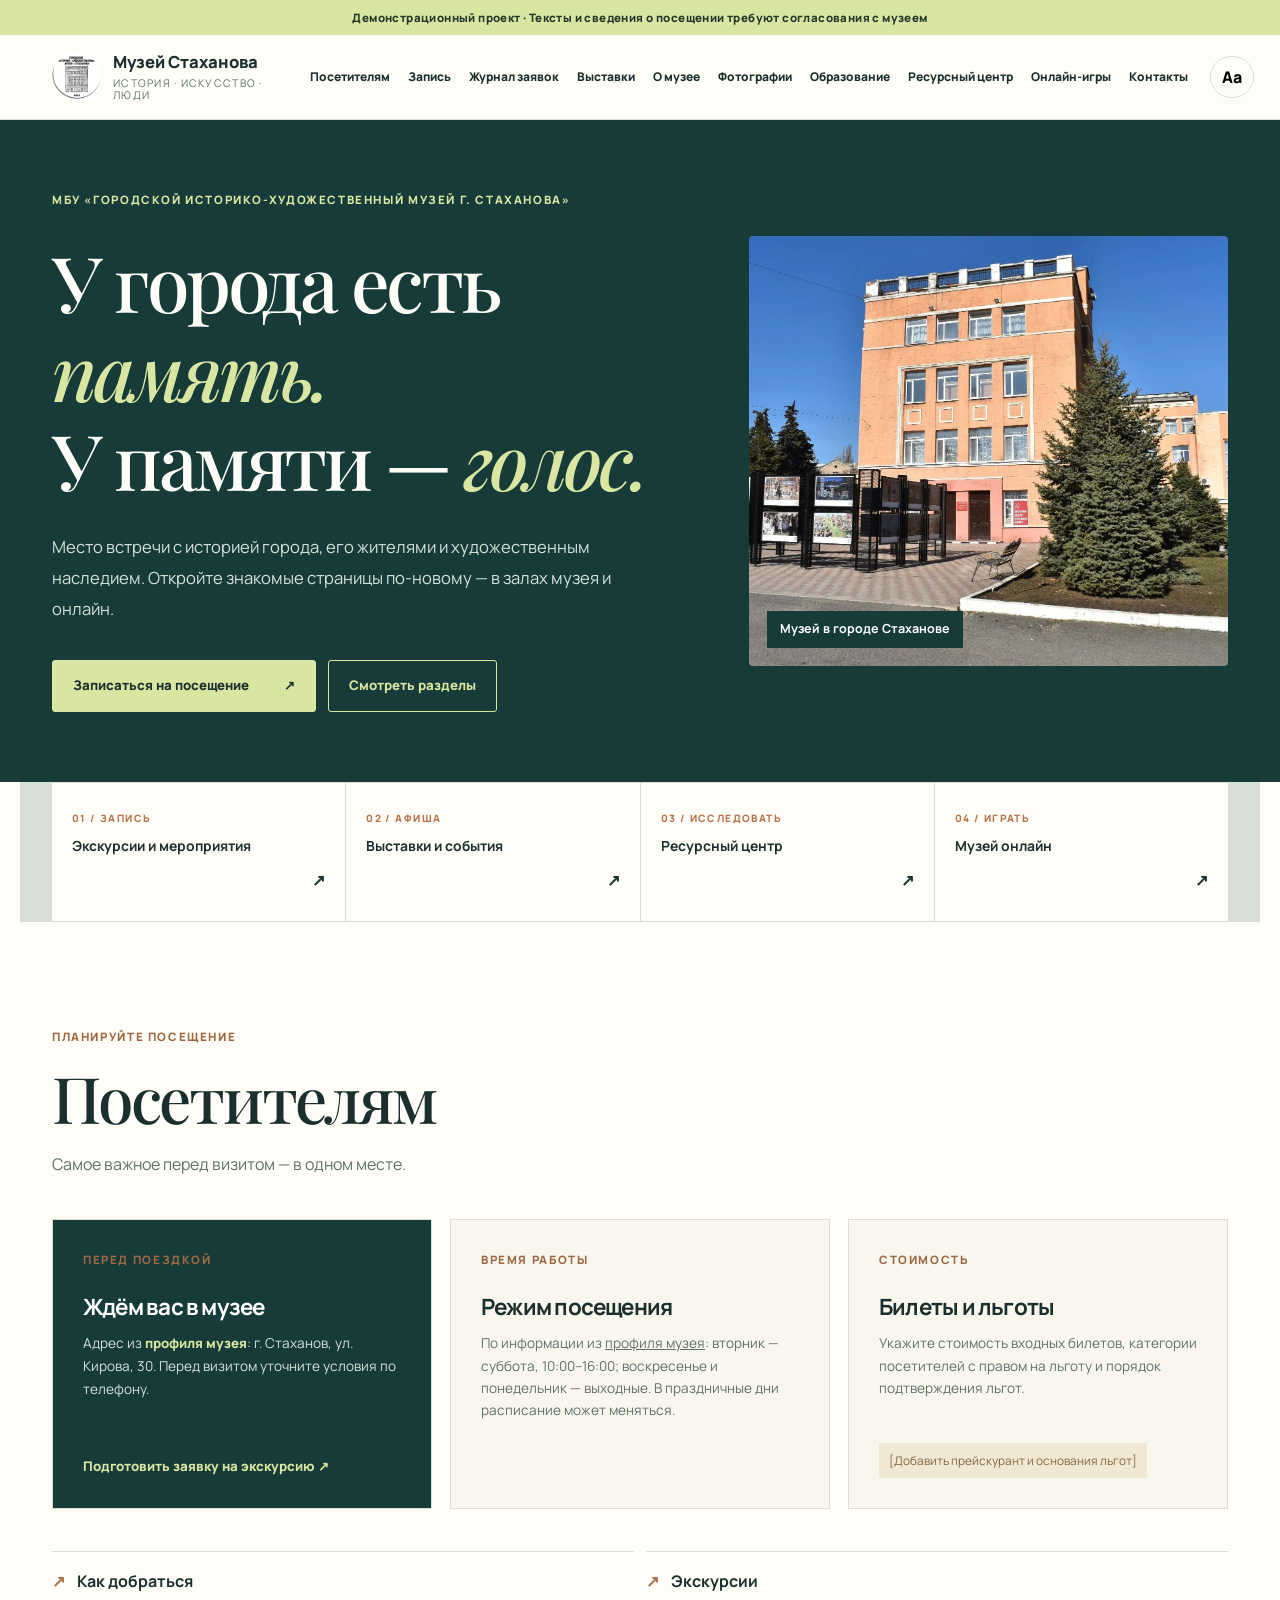
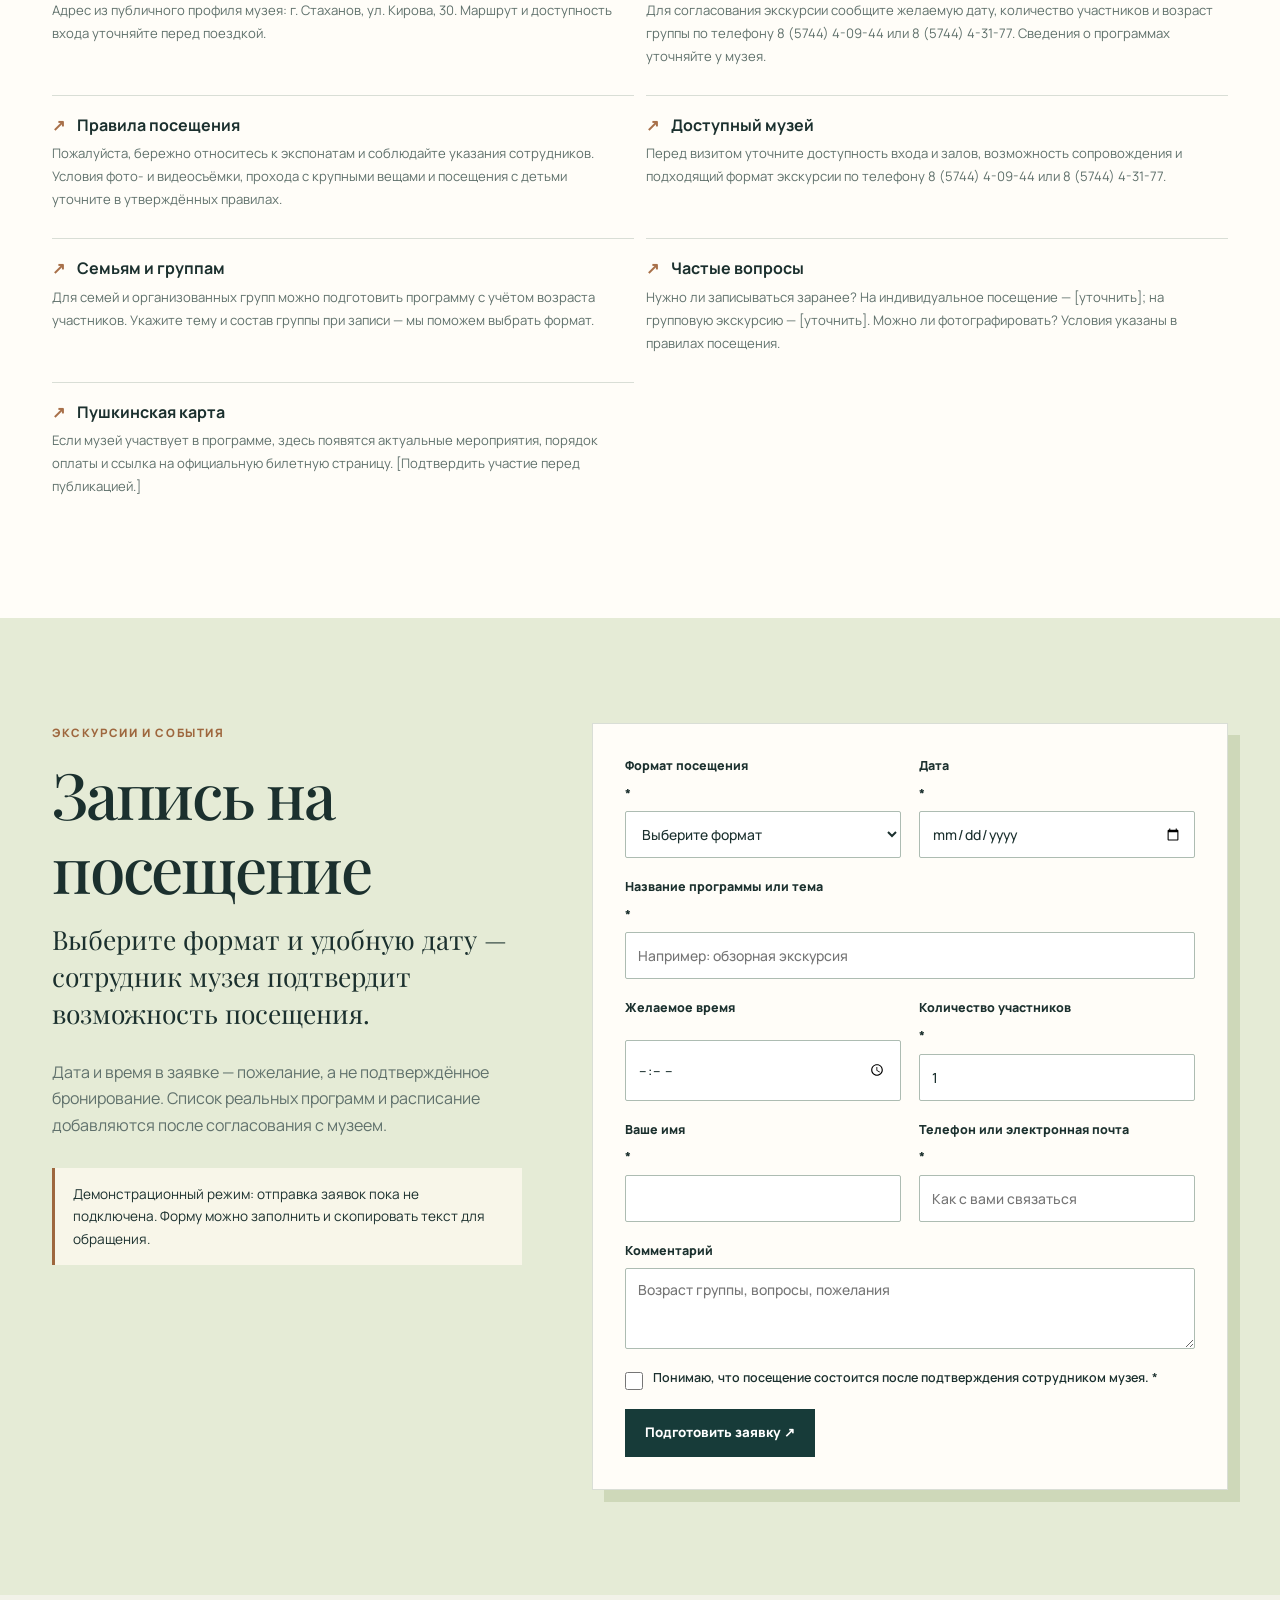
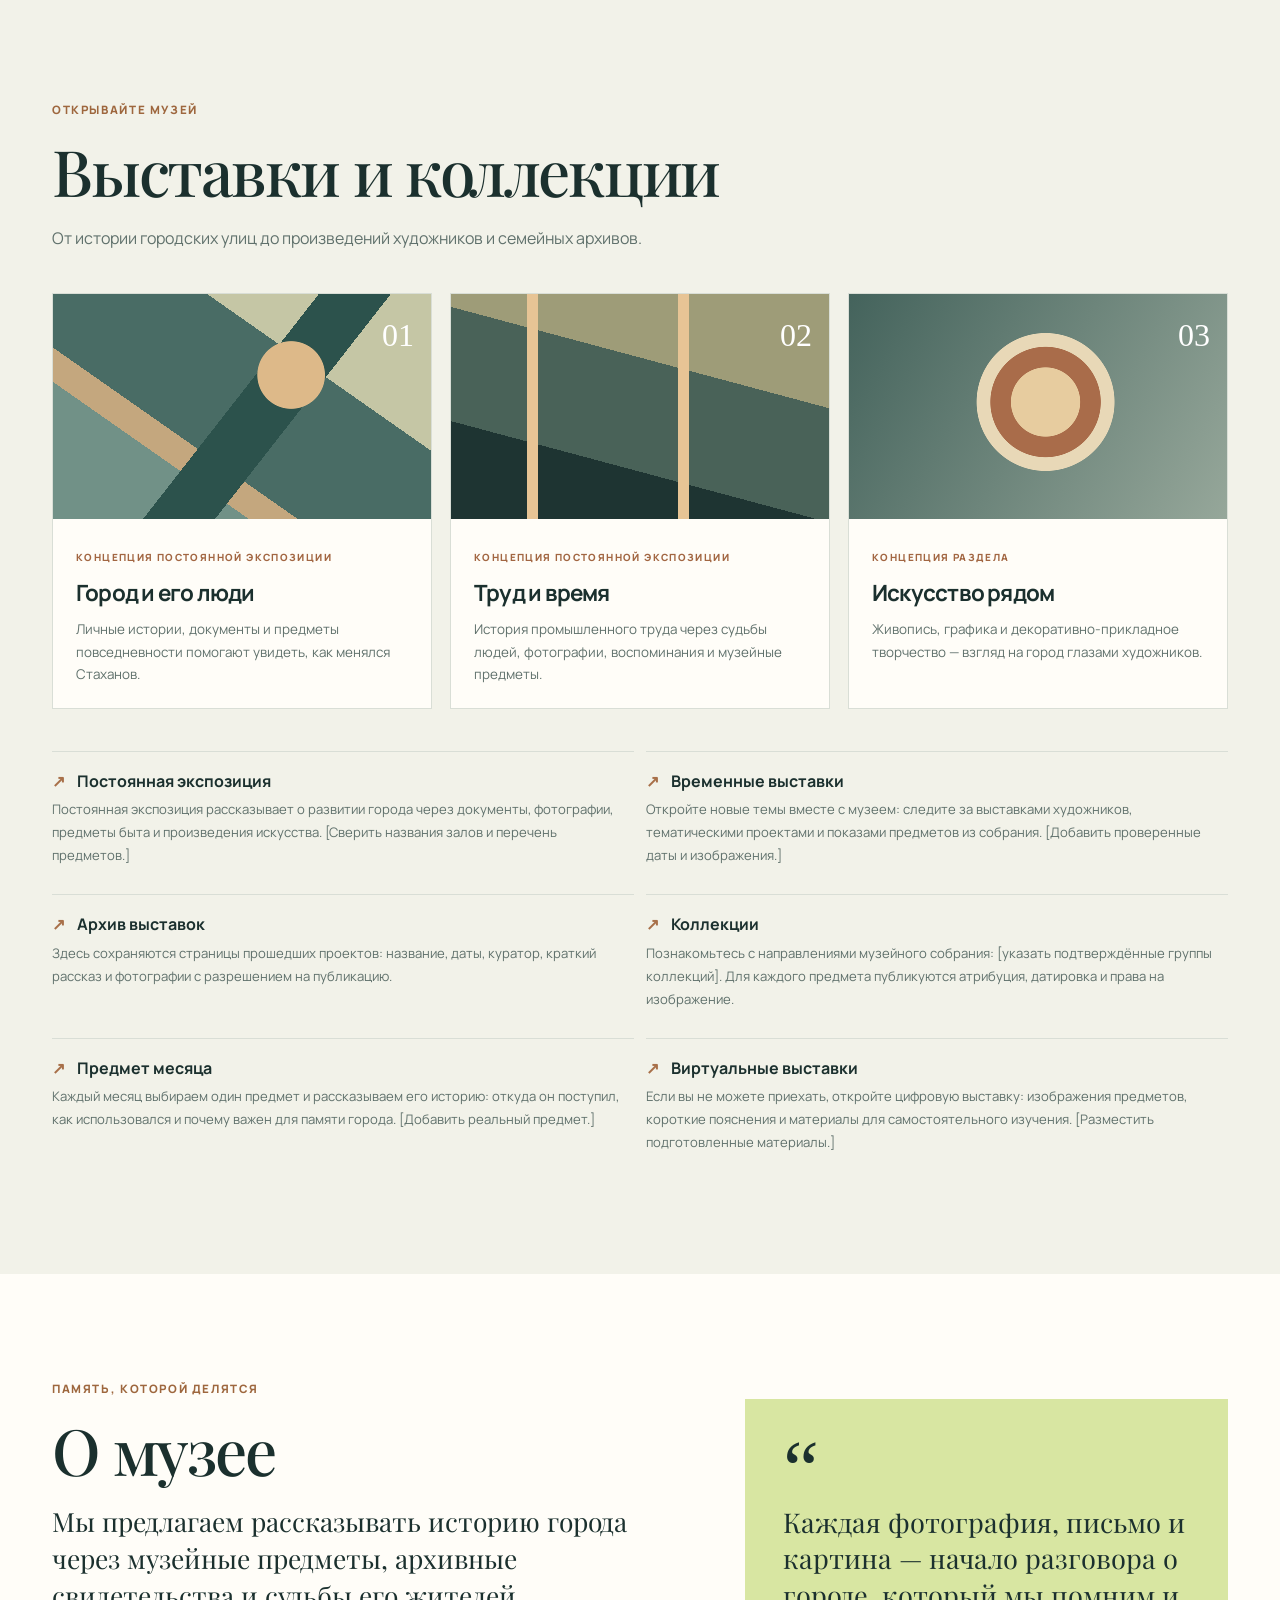
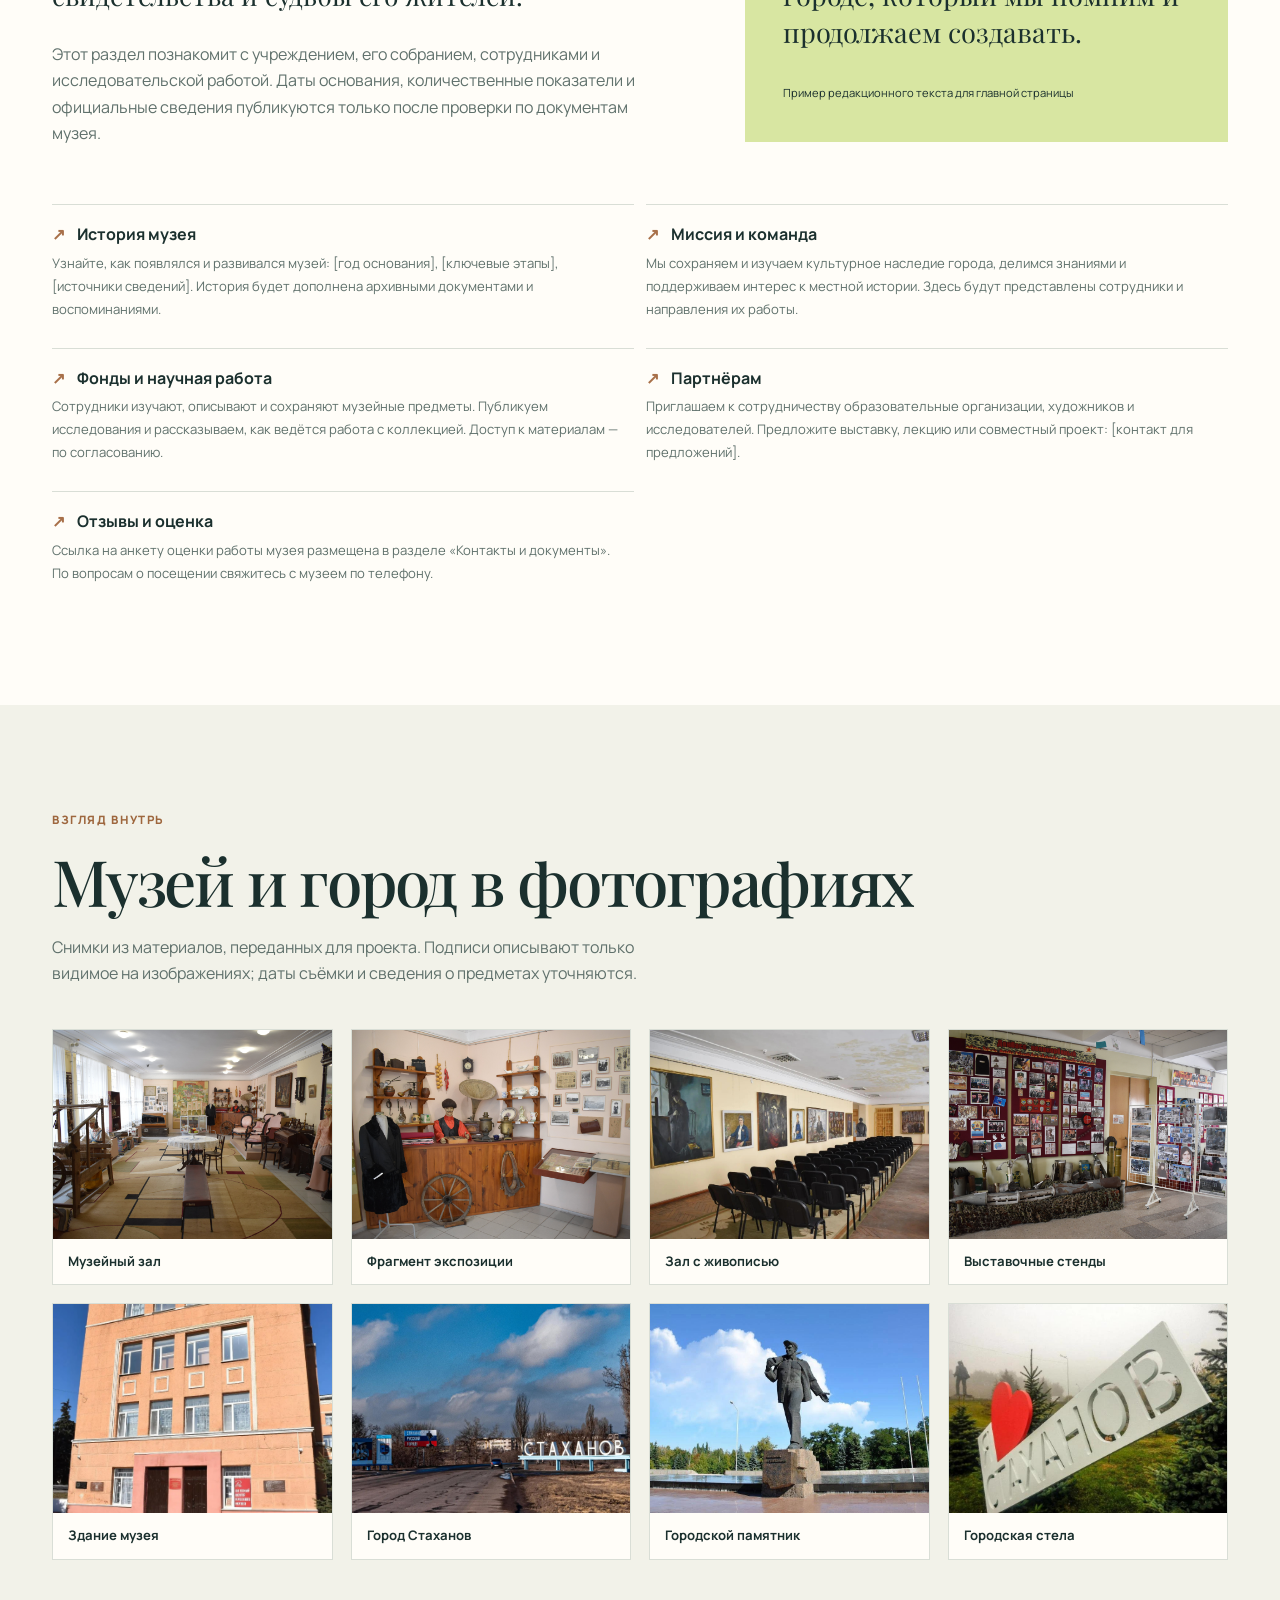
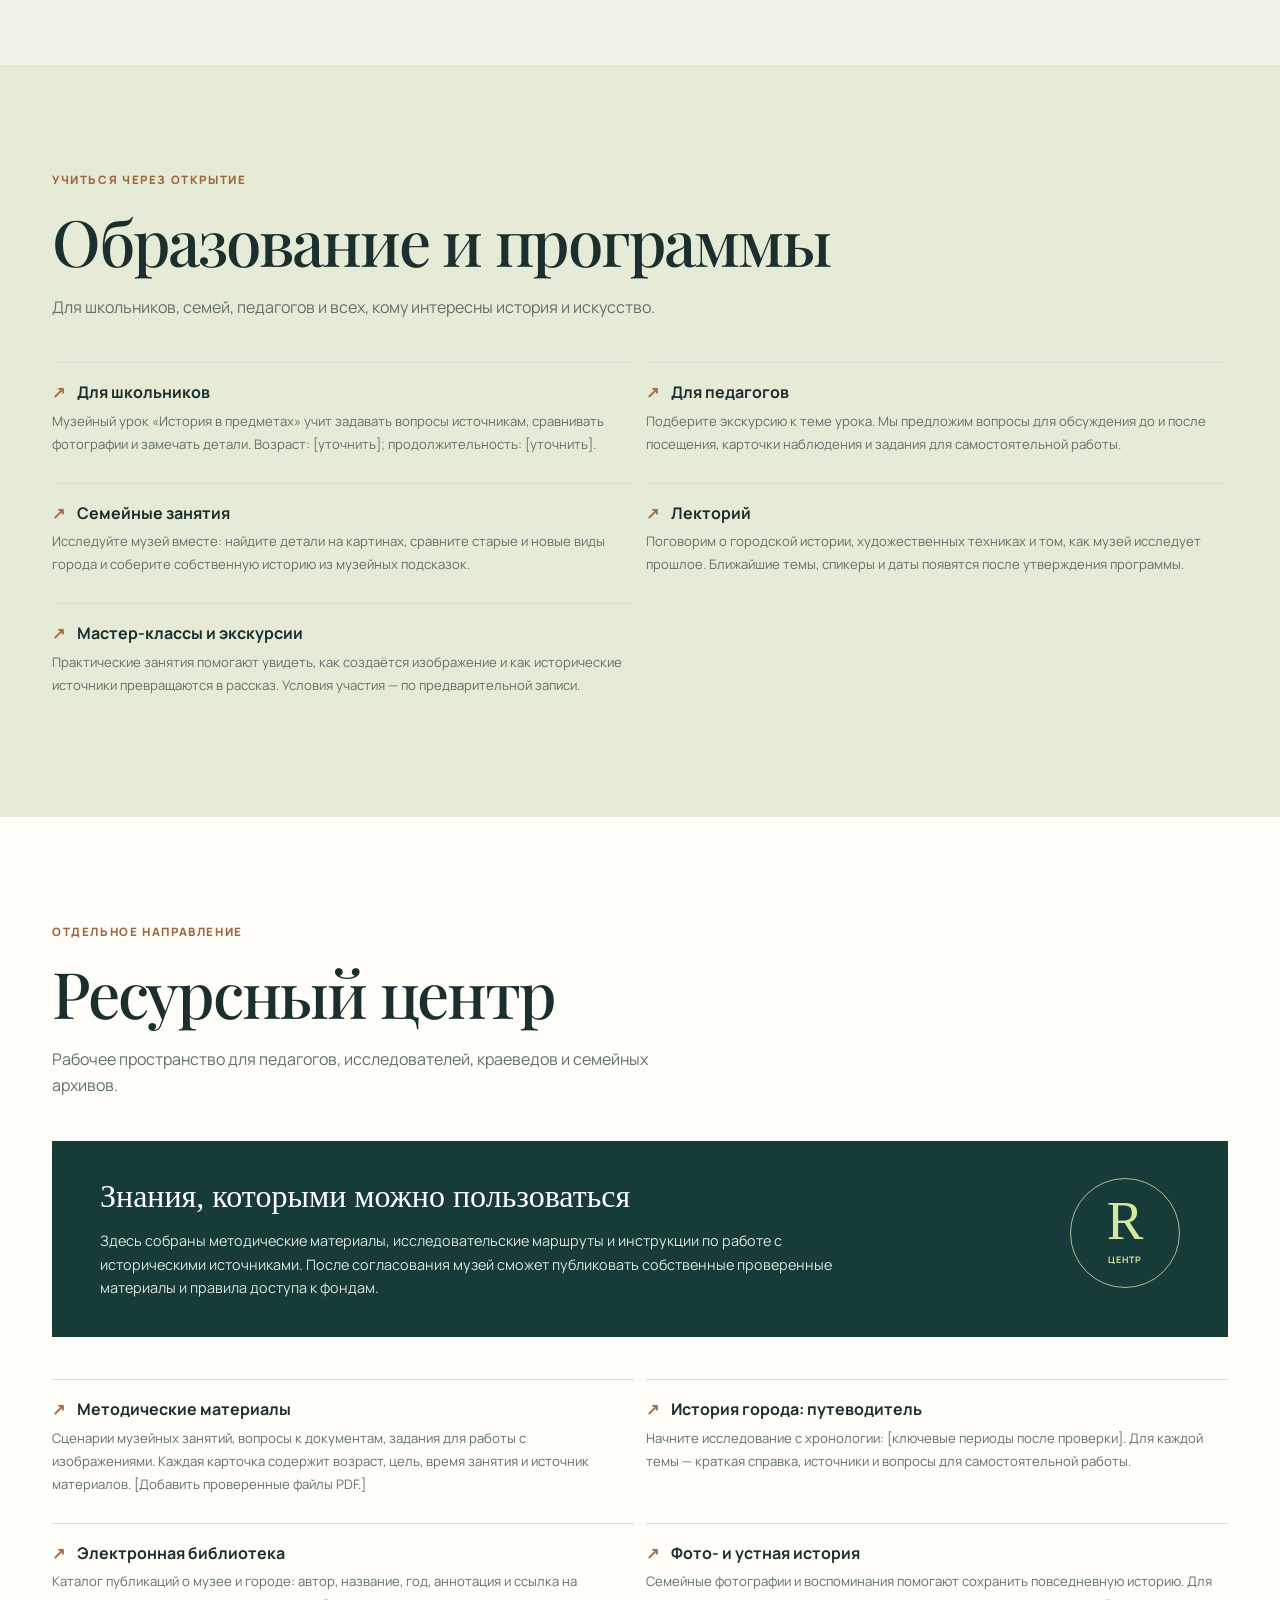
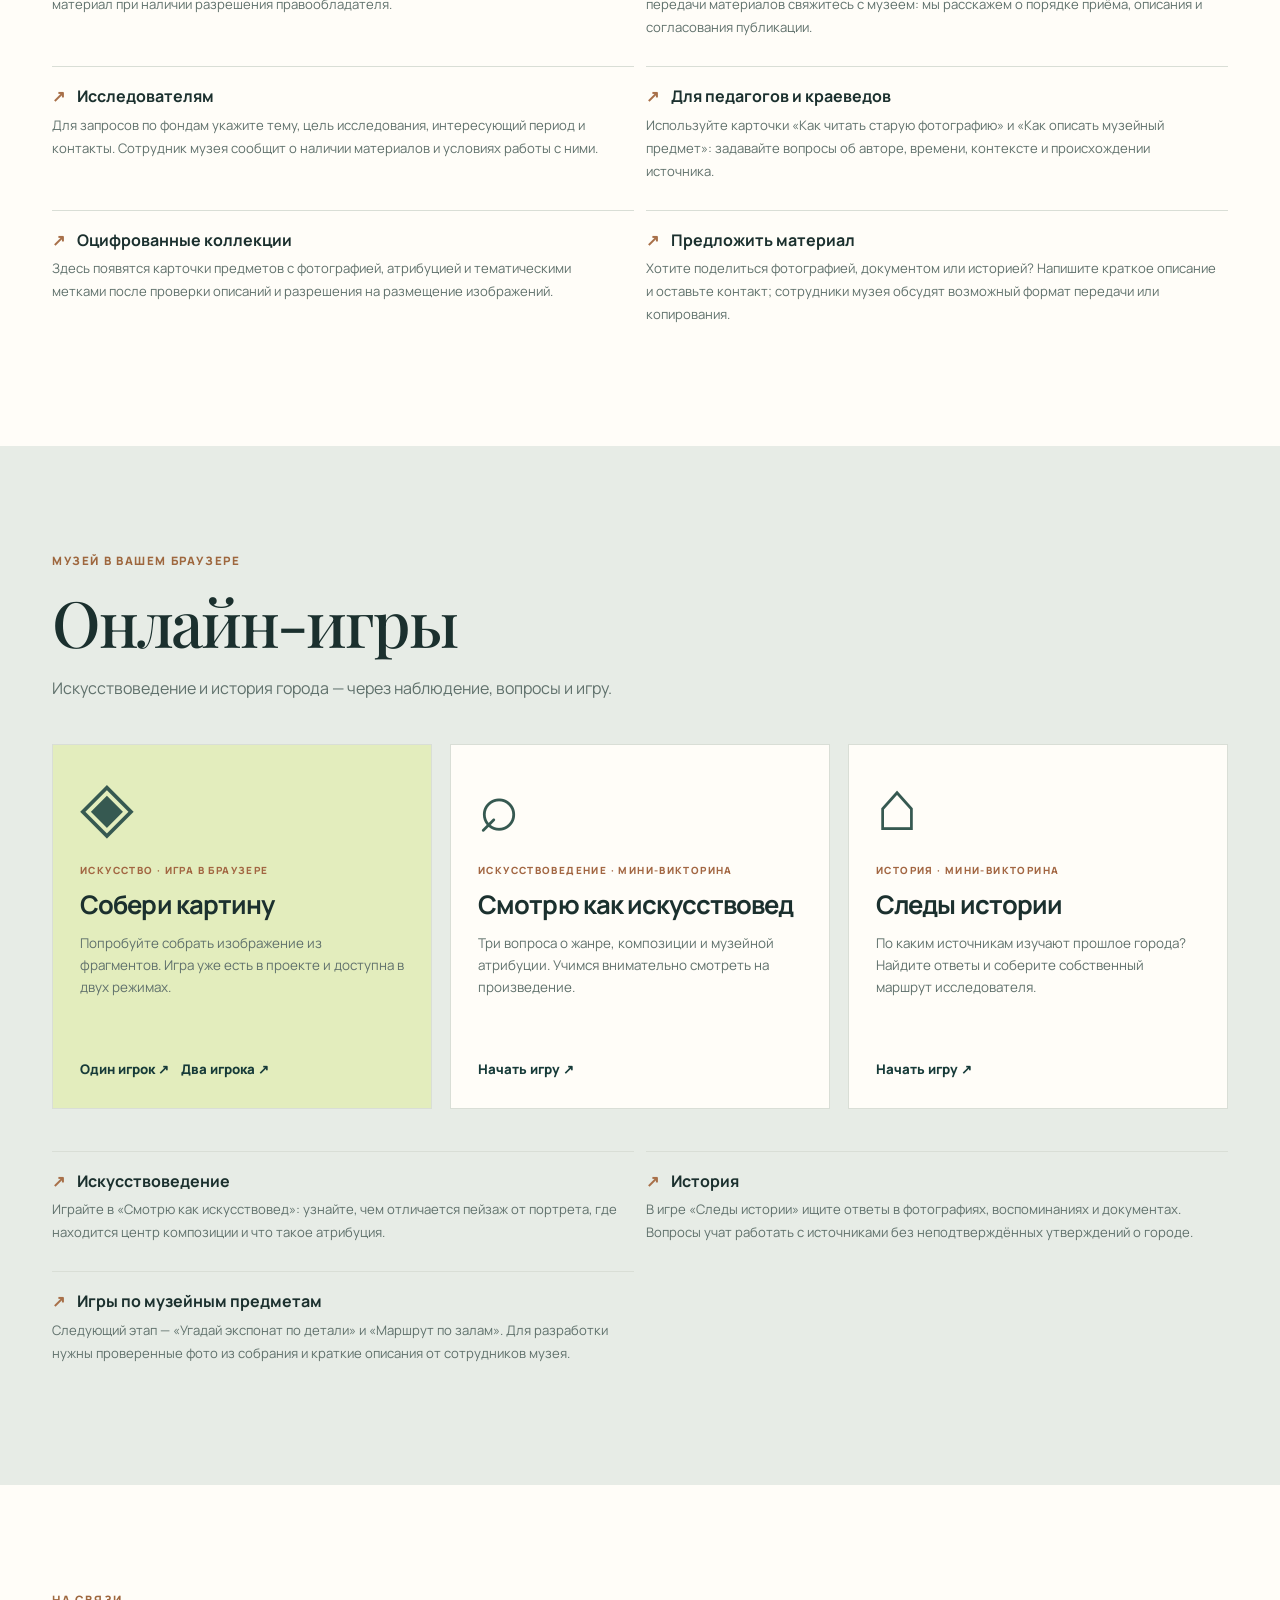
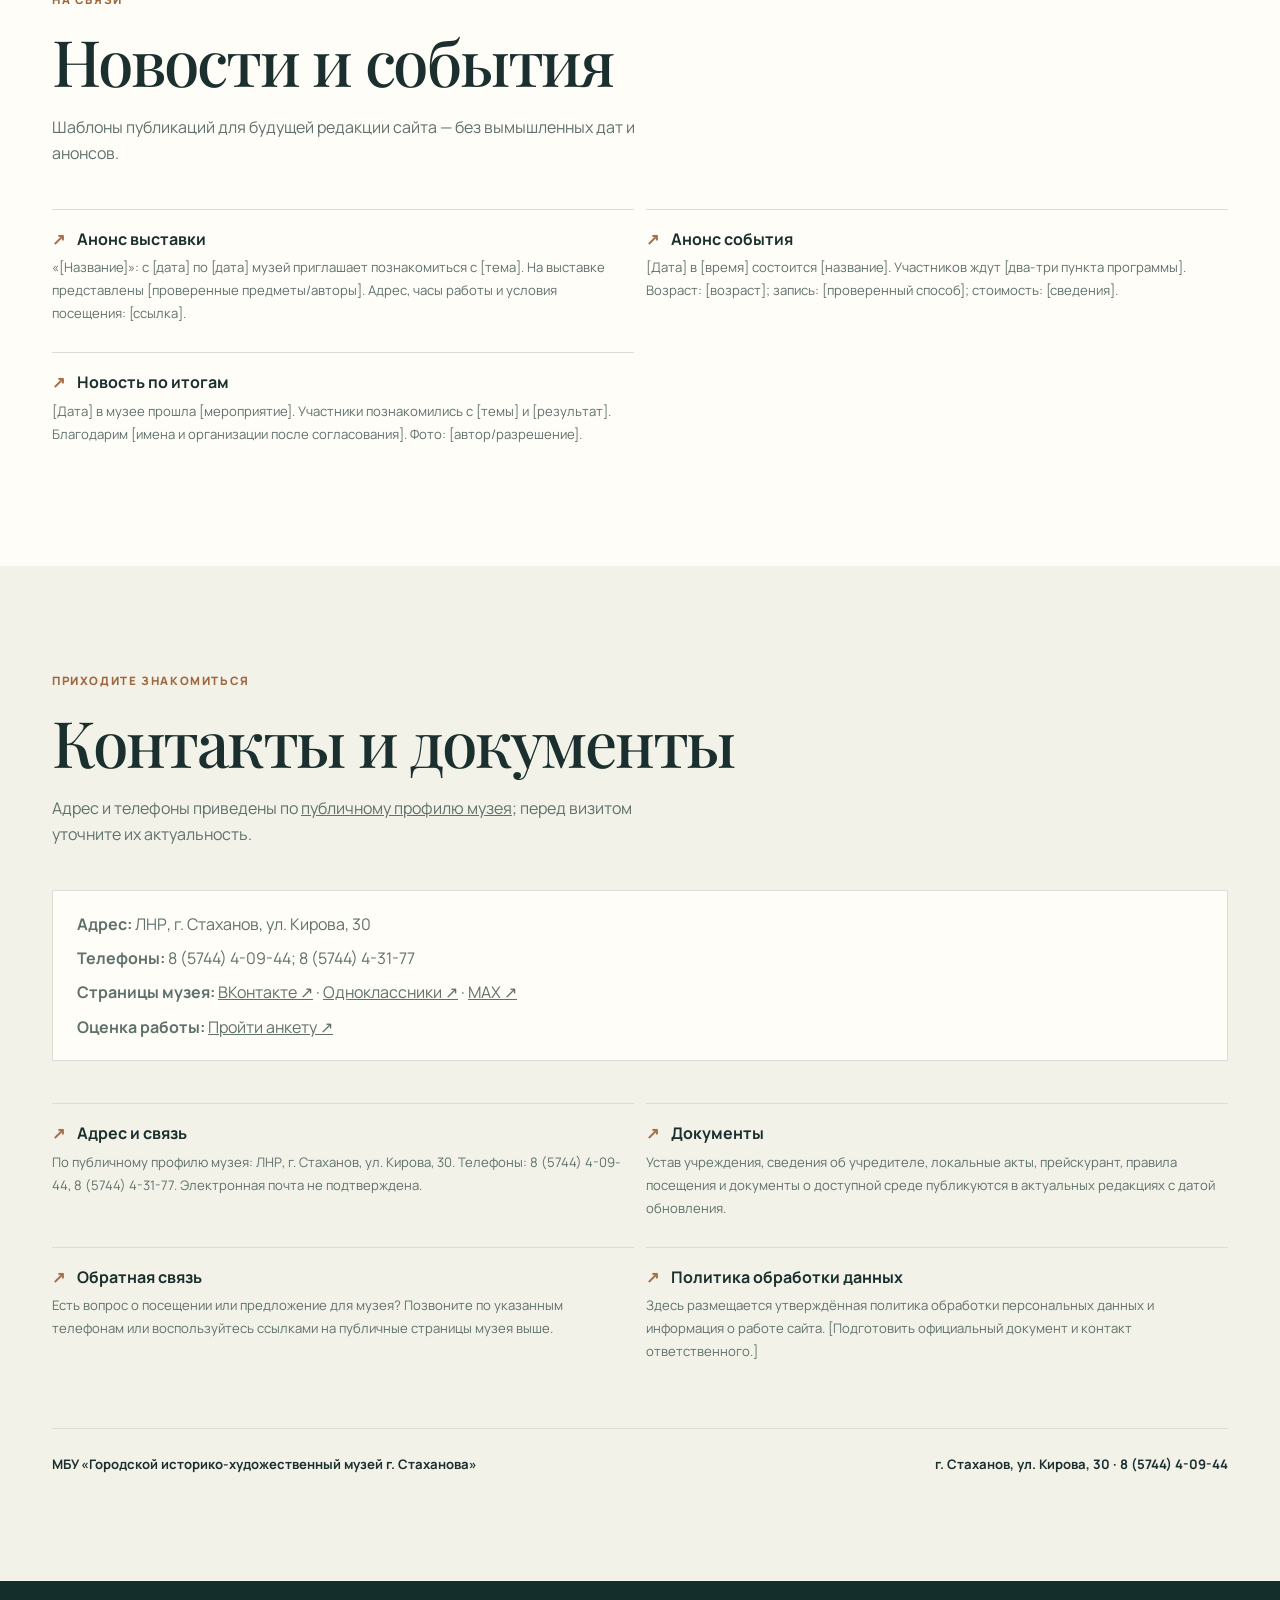
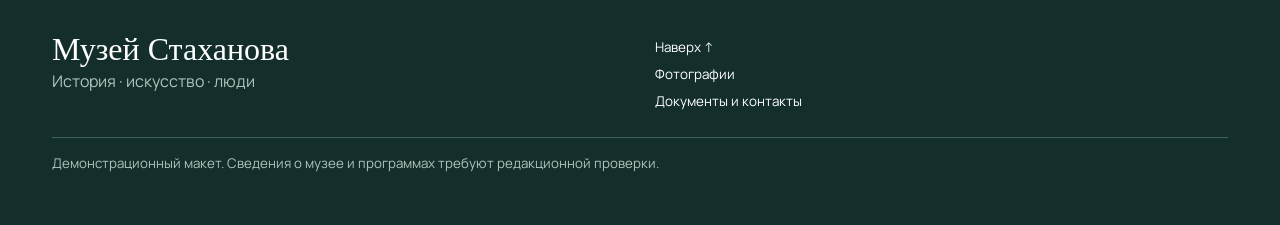
<file: index.html>
<!doctype html>
<html lang="ru">
<head>
  <meta charset="utf-8">
  <meta name="viewport" content="width=device-width, initial-scale=1">
  <meta name="theme-color" content="#173b39">
  <meta name="description" content="Проект сайта МБУ «Городской историко-художественный музей г. Стаханова»: экспозиции, программы, ресурсный центр и онлайн-игры.">
  <title>Городской историко-художественный музей г. Стаханова — проект сайта</title>
  <link rel="stylesheet" href="styles.css">
  <link rel="stylesheet" href="gallery.css">
  <script src="site.js" defer></script>
  <script src="booking.js" defer></script>
</head>
<body>
  <a class="skip" href="#content">К содержимому</a>
  <div class="notice">Демонстрационный проект · Тексты и сведения о посещении требуют согласования с музеем</div>
  <header class="site-header">
    <div class="header-inner wrap">
       <a class="brand" href="#home" aria-label="На главную"><img class="brand-logo" src="assets/IMG_20260925_095916.jpg" alt="" width="49" height="49"><span><strong>Музей Стаханова</strong><small>история · искусство · люди</small></span></a>
      <button class="menu-toggle" type="button" aria-controls="main-nav" aria-expanded="false">☰ <span>Меню</span></button>
      <nav id="main-nav" aria-label="Основное меню">
         <a href="#visit">Посетителям</a><a href="#booking">Запись</a><a href="journal.html">Журнал заявок</a><a href="#exhibitions">Выставки</a><a href="#museum">О музее</a><a href="#photos">Фотографии</a><a href="#education">Образование</a><a href="#resources">Ресурсный центр</a><a href="#games">Онлайн-игры</a><a href="#contacts">Контакты</a>
      </nav>
      <button class="access-toggle" type="button" aria-pressed="false" title="Увеличить шрифт и контраст">Аа</button>
    </div>
  </header>
  <main id="content">
    <section class="hero" id="home">
      <div class="wrap hero-grid">
         <div class="hero-copy"><div class="eyebrow">МБУ «Городской историко-художественный музей г. Стаханова»</div><h1>У города есть <em>память.</em><br>У памяти — <em>голос.</em></h1><p>Место встречи с историей города, его жителями и художественным наследием. Откройте знакомые страницы по-новому — в залах музея и онлайн.</p><div class="actions"><a class="button primary" href="#booking">Записаться на посещение <span aria-hidden="true">↗</span></a><a class="button outline" href="#exhibitions">Смотреть разделы</a></div></div>
         <div class="hero-photo"><img src="assets/IMG_20260925_095809.jpg" alt="Здание музея и выставочные стенды перед входом" width="1920" height="1281" fetchpriority="high"><span>Музей в городе Стаханове</span></div>
      </div>
    </section>
    <section class="quick wrap" aria-label="Быстрый доступ"><a href="#booking"><span>01 / ЗАПИСЬ</span><strong>Экскурсии и мероприятия</strong><b aria-hidden="true">↗</b></a><a href="#exhibitions"><span>02 / АФИША</span><strong>Выставки и события</strong><b aria-hidden="true">↗</b></a><a href="#resources"><span>03 / ИССЛЕДОВАТЬ</span><strong>Ресурсный центр</strong><b aria-hidden="true">↗</b></a><a href="#games"><span>04 / ИГРАТЬ</span><strong>Музей онлайн</strong><b aria-hidden="true">↗</b></a></section>
     <section class="section wrap" id="visit"><div class="section-heading"><span class="kicker">Планируйте посещение</span><h2>Посетителям</h2><p>Самое важное перед визитом — в одном месте.</p></div><div class="feature-grid"><article class="visit-card dark"><span class="small-label">Перед поездкой</span><h3>Ждём вас в музее</h3><p>Адрес из <a href="https://ok.ru/muzeumstakhanov" target="_blank" rel="noopener noreferrer">профиля музея</a>: г. Стаханов, ул. Кирова, 30. Перед визитом уточните условия по телефону.</p><a href="#booking">Подготовить заявку на экскурсию ↗</a></article><article class="visit-card"><span class="small-label">Время работы</span><h3>Режим посещения</h3><p>По информации из <a href="https://ok.ru/muzeumstakhanov" target="_blank" rel="noopener noreferrer">профиля музея</a>: вторник — суббота, 10:00–16:00; воскресенье и понедельник — выходные. В праздничные дни расписание может меняться.</p></article><article class="visit-card"><span class="small-label">Стоимость</span><h3>Билеты и льготы</h3><p>Укажите стоимость входных билетов, категории посетителей с правом на льготу и порядок подтверждения льгот.</p><span class="placeholder">[Добавить прейскурант и основания льгот]</span></article></div><div class="topic-group" data-group="visit"></div></section>
    <section class="section booking-section" id="booking"><div class="wrap booking-layout"><div><span class="kicker">Экскурсии и события</span><h2>Запись на посещение</h2><p class="lead">Выберите формат и удобную дату — сотрудник музея подтвердит возможность посещения.</p><p>Дата и время в заявке — пожелание, а не подтверждённое бронирование. Список реальных программ и расписание добавляются после согласования с музеем.</p><p class="booking-disclaimer" id="booking-mode">Демонстрационный режим: отправка заявок пока не подключена. Форму можно заполнить и скопировать текст для обращения.</p></div><form id="booking-form" class="booking-form"><div class="form-row"><label>Формат посещения <span aria-hidden="true">*</span><select name="type" required><option value="">Выберите формат</option><option value="Экскурсия">Экскурсия</option><option value="Мероприятие">Мероприятие</option></select></label><label>Дата <span aria-hidden="true">*</span><input name="date" type="date" required></label></div><label>Название программы или тема <span aria-hidden="true">*</span><input name="program" type="text" minlength="3" maxlength="120" placeholder="Например: обзорная экскурсия" required></label><div class="form-row"><label>Желаемое время <input name="time" type="time"></label><label>Количество участников <span aria-hidden="true">*</span><input name="participants" type="number" min="1" max="100" value="1" required></label></div><div class="form-row"><label>Ваше имя <span aria-hidden="true">*</span><input name="name" type="text" autocomplete="name" maxlength="100" required></label><label>Телефон или электронная почта <span aria-hidden="true">*</span><input name="contact" type="text" autocomplete="email" maxlength="150" placeholder="Как с вами связаться" required></label></div><label>Комментарий <textarea name="comment" maxlength="500" rows="3" placeholder="Возраст группы, вопросы, пожелания"></textarea></label><label class="form-check"><input name="acknowledgement" type="checkbox" required><span>Понимаю, что посещение состоится после подтверждения сотрудником музея. <span aria-hidden="true">*</span></span></label><button class="booking-submit" type="submit">Подготовить заявку ↗</button><p class="form-status" id="booking-status" role="status" aria-live="polite"></p><div id="booking-preview" class="booking-preview" hidden><label for="booking-text">Текст заявки</label><textarea id="booking-text" rows="10" readonly></textarea><button type="button" id="booking-copy" class="booking-copy">Скопировать текст</button></div></form></div></section>
    <section class="section tint" id="exhibitions"><div class="wrap"><div class="section-heading"><span class="kicker">Открывайте музей</span><h2>Выставки и коллекции</h2><p>От истории городских улиц до произведений художников и семейных архивов.</p></div><div class="exhibit-grid"><article class="exhibit"><div class="exhibit-art art-one"><span>01</span></div><div><span class="tag">Концепция постоянной экспозиции</span><h3>Город и его люди</h3><p>Личные истории, документы и предметы повседневности помогают увидеть, как менялся Стаханов.</p></div></article><article class="exhibit"><div class="exhibit-art art-two"><span>02</span></div><div><span class="tag">Концепция постоянной экспозиции</span><h3>Труд и время</h3><p>История промышленного труда через судьбы людей, фотографии, воспоминания и музейные предметы.</p></div></article><article class="exhibit"><div class="exhibit-art art-three"><span>03</span></div><div><span class="tag">Концепция раздела</span><h3>Искусство рядом</h3><p>Живопись, графика и декоративно-прикладное творчество — взгляд на город глазами художников.</p></div></article></div><div class="topic-group" data-group="exhibitions"></div></div></section>
    <section class="section wrap" id="museum"><div class="split"><div><span class="kicker">Память, которой делятся</span><h2>О музее</h2><p class="lead">Мы предлагаем рассказывать историю города через музейные предметы, архивные свидетельства и судьбы его жителей.</p><p>Этот раздел познакомит с учреждением, его собранием, сотрудниками и исследовательской работой. Даты основания, количественные показатели и официальные сведения публикуются только после проверки по документам музея.</p></div><div class="quote-card"><span aria-hidden="true">“</span><p>Каждая фотография, письмо и картина — начало разговора о городе, который мы помним и продолжаем создавать.</p><small>Пример редакционного текста для главной страницы</small></div></div><div class="topic-group" data-group="museum"></div></section>
     <section class="section tint" id="photos"><div class="wrap"><div class="section-heading"><span class="kicker">Взгляд внутрь</span><h2>Музей и город в фотографиях</h2><p>Снимки из материалов, переданных для проекта. Подписи описывают только видимое на изображениях; даты съёмки и сведения о предметах уточняются.</p></div><div class="photo-grid"><figure><img src="assets/DSC_0059.JPG" alt="Зал с предметами быта, витринами и живописными работами" loading="lazy"><figcaption>Музейный зал</figcaption></figure><figure><img src="assets/DSC_0061.JPG" alt="Экспозиция с предметами быта, фотографиями и документами" loading="lazy"><figcaption>Фрагмент экспозиции</figcaption></figure><figure><img src="assets/IMG_20260925_095849.jpg" alt="Зал с картинами и рядами стульев" loading="lazy"><figcaption>Зал с живописью</figcaption></figure><figure><img src="assets/DSC_0058.JPG" alt="Выставочные стенды с фотографиями и документами" loading="lazy"><figcaption>Выставочные стенды</figcaption></figure><figure><img src="assets/IMG_20260925_095840.jpg" alt="Фасад здания музея и вход" loading="lazy"><figcaption>Здание музея</figcaption></figure><figure><img src="assets/IMG_20260925_095927.jpg" alt="Стела с названием города Стаханов у дороги" loading="lazy"><figcaption>Город Стаханов</figcaption></figure><figure><img src="assets/IMG_20260925_095935.jpg" alt="Памятник человеку на городской площади" loading="lazy"><figcaption>Городской памятник</figcaption></figure><figure><img src="assets/IMG_20260925_095940.jpg" alt="Стела со словами «Я люблю Стаханов»" loading="lazy"><figcaption>Городская стела</figcaption></figure></div></div></section>
    <section class="section olive" id="education"><div class="wrap"><div class="section-heading"><span class="kicker">Учиться через открытие</span><h2>Образование и программы</h2><p>Для школьников, семей, педагогов и всех, кому интересны история и искусство.</p></div><div class="topic-group" data-group="education"></div></div></section>
    <section class="section wrap" id="resources"><div class="section-heading"><span class="kicker">Отдельное направление</span><h2>Ресурсный центр</h2><p>Рабочее пространство для педагогов, исследователей, краеведов и семейных архивов.</p></div><div class="resource-intro"><div><strong>Знания, которыми можно пользоваться</strong><p>Здесь собраны методические материалы, исследовательские маршруты и инструкции по работе с историческими источниками. После согласования музей сможет публиковать собственные проверенные материалы и правила доступа к фондам.</p></div><div class="resource-stamp" aria-hidden="true">R<br><span>ЦЕНТР</span></div></div><div class="topic-group" data-group="resources"></div></section>
     <section class="section games-section" id="games"><div class="wrap"><div class="section-heading"><span class="kicker">Музей в вашем браузере</span><h2>Онлайн-игры</h2><p>Искусствоведение и история города — через наблюдение, вопросы и игру.</p></div><div class="game-grid"><article class="game-card featured"><span class="game-icon" aria-hidden="true">◈</span><span class="tag">Искусство · игра в браузере</span><h3>Собери картину</h3><p>Попробуйте собрать изображение из фрагментов. Игра уже есть в проекте и доступна в двух режимах.</p><div class="game-links"><a href="https://svet456kijhh.github.io/picture-puzzle-game/Собери_картину.html">Один игрок ↗</a><a href="https://svet456kijhh.github.io/picture-puzzle-game/Собери_картину_для_двоих.html">Два игрока ↗</a></div></article><article class="game-card"><span class="game-icon" aria-hidden="true">⌕</span><span class="tag">Искусствоведение · мини-викторина</span><h3>Смотрю как искусствовед</h3><p>Три вопроса о жанре, композиции и музейной атрибуции. Учимся внимательно смотреть на произведение.</p><button type="button" class="text-button" data-quiz="art">Начать игру ↗</button></article><article class="game-card"><span class="game-icon" aria-hidden="true">⌂</span><span class="tag">История · мини-викторина</span><h3>Следы истории</h3><p>По каким источникам изучают прошлое города? Найдите ответы и соберите собственный маршрут исследователя.</p><button type="button" class="text-button" data-quiz="history">Начать игру ↗</button></article></div><div class="topic-group" data-group="games"></div></div></section>
    <section class="section wrap" id="news"><div class="section-heading"><span class="kicker">На связи</span><h2>Новости и события</h2><p>Шаблоны публикаций для будущей редакции сайта — без вымышленных дат и анонсов.</p></div><div class="topic-group" data-group="news"></div></section>
     <section class="section contact-section" id="contacts"><div class="wrap"><div class="section-heading"><span class="kicker">Приходите знакомиться</span><h2>Контакты и документы</h2><p>Адрес и телефоны приведены по <a href="https://ok.ru/muzeumstakhanov" target="_blank" rel="noopener noreferrer">публичному профилю музея</a>; перед визитом уточните их актуальность.</p></div><div class="contact-details"><p><strong>Адрес:</strong> ЛНР, г. Стаханов, ул. Кирова, 30</p><p><strong>Телефоны:</strong> 8 (5744) 4-09-44; 8 (5744) 4-31-77</p><p><strong>Страницы музея:</strong> <a href="https://vk.ru/muzeumstakhanov" target="_blank" rel="noopener noreferrer">ВКонтакте ↗</a> · <a href="https://ok.ru/muzeumstakhanov" target="_blank" rel="noopener noreferrer">Одноклассники ↗</a> · <a href="https://max.ru/id9407004044_gos" target="_blank" rel="noopener noreferrer">MAX ↗</a></p><p><strong>Оценка работы:</strong> <a href="https://sigmapro.givc.ru/index.php?r=survey/index&amp;sid=256238&amp;lang=ru&amp;orgcode=188934" target="_blank" rel="noopener noreferrer">Пройти анкету ↗</a></p></div><div class="topic-group" data-group="contacts"></div><div class="contact-bar"><span>МБУ «Городской историко-художественный музей г. Стаханова»</span><span>г. Стаханов, ул. Кирова, 30 · 8 (5744) 4-09-44</span></div></div></section>
  </main>
   <footer class="footer"><div class="wrap footer-inner"><div><strong>Музей Стаханова</strong><p>История · искусство · люди</p></div><div><a href="#home">Наверх ↑</a><a href="#photos">Фотографии</a><a href="#contacts">Документы и контакты</a></div><small>Демонстрационный макет. Сведения о музее и программах требуют редакционной проверки.</small></div></footer>
  <dialog id="quiz-dialog" aria-labelledby="quiz-title"><div class="quiz-top"><span class="kicker">Музейная игра</span><button type="button" class="close-quiz" aria-label="Закрыть">×</button></div><h2 id="quiz-title"></h2><div id="quiz-content" aria-live="polite"></div></dialog>
</body>
</html>
</file>
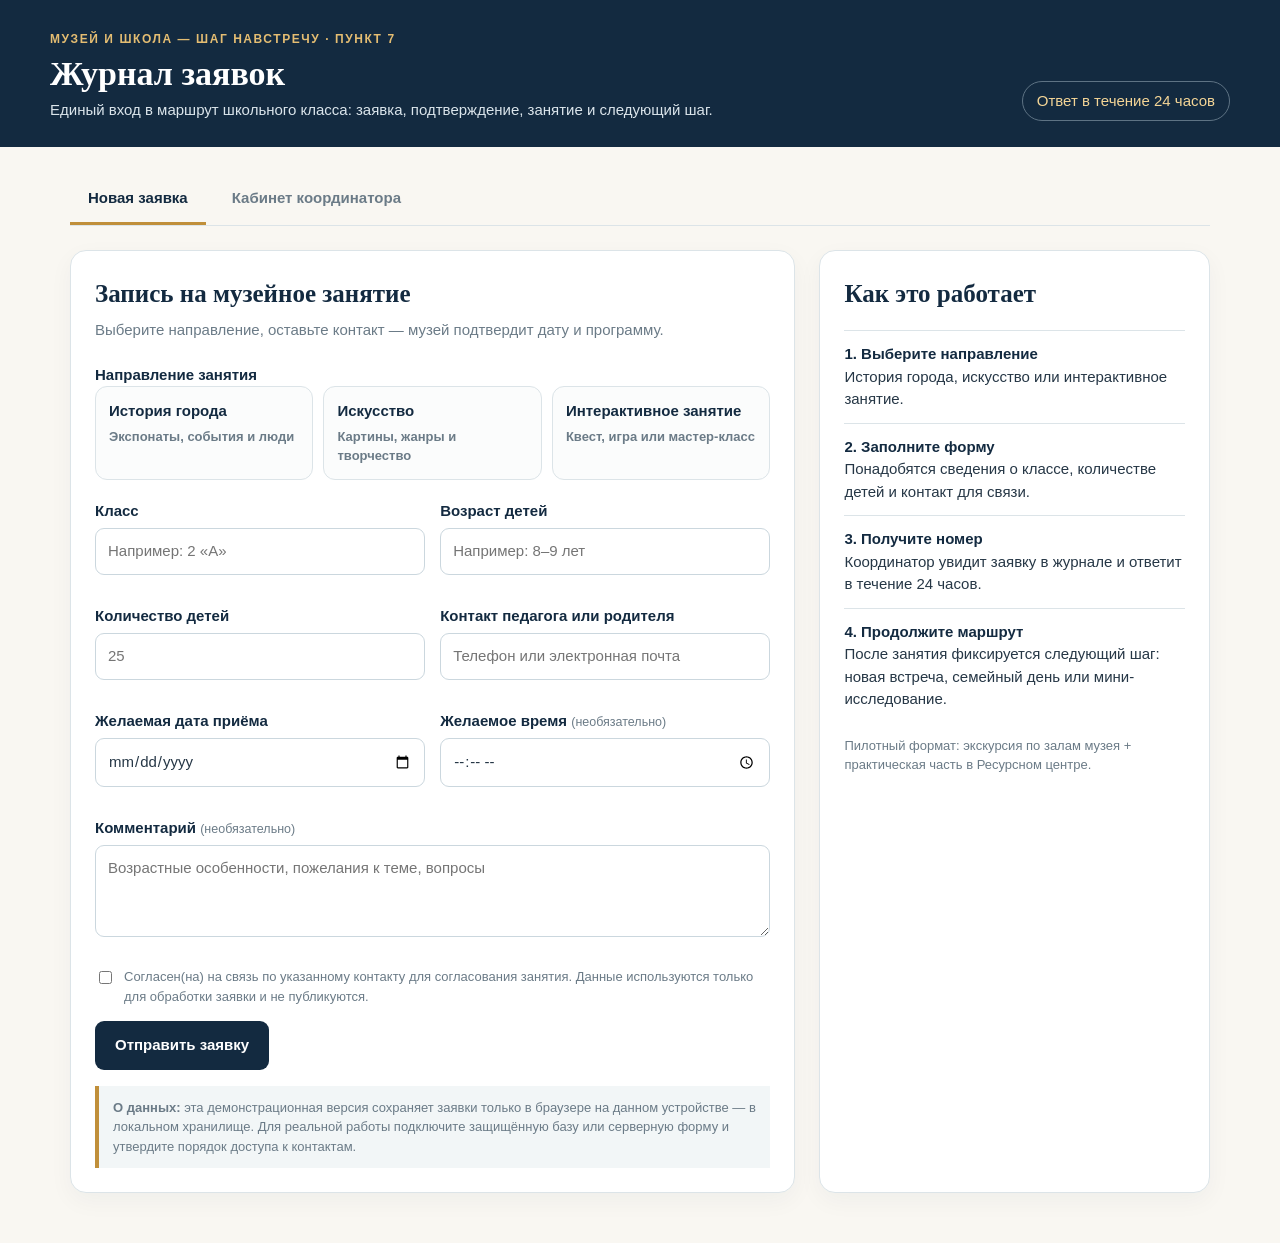
<file: journal.html>
<!doctype html>
<html lang="ru">
<head>
  <meta charset="utf-8">
  <meta name="viewport" content="width=device-width, initial-scale=1">
  <title>Журнал заявок — Музей и школа — шаг навстречу</title>
  <style>
    :root{--navy:#132a40;--gold:#c08f3a;--cream:#f9f7f2;--ink:#263746;--muted:#6b7b87;--line:#dce4e8;--green:#e5f3e7;--red:#fff0ed;--white:#fff}
    *{box-sizing:border-box}body{margin:0;background:var(--cream);color:var(--ink);font:15px/1.5 Arial,sans-serif}button,input,select,textarea{font:inherit}button{cursor:pointer}
    .top{background:var(--navy);color:#fff;padding:30px max(20px,calc((100% - 1180px)/2)) 26px}.top-inner{display:flex;align-items:end;justify-content:space-between;gap:24px}.eyebrow{color:#e4bd72;font-size:12px;font-weight:700;letter-spacing:.13em;text-transform:uppercase}.top h1{font-family:Georgia,serif;font-size:34px;line-height:1.08;margin:8px 0 6px}.top p{margin:0;color:#dbe5eb;max-width:700px}.top-badge{border:1px solid #5e7384;border-radius:50px;padding:8px 14px;color:#f4d596;white-space:nowrap}
    .wrap{max-width:1180px;margin:0 auto;padding:28px 20px 50px}.tabs{display:flex;gap:8px;border-bottom:1px solid var(--line);margin-bottom:24px}.tab{border:0;background:transparent;color:var(--muted);padding:12px 18px;font-weight:700;border-bottom:3px solid transparent}.tab.active{color:var(--navy);border-color:var(--gold)}.panel{display:none}.panel.active{display:block}.layout{display:grid;grid-template-columns:1.3fr .7fr;gap:24px}.card{background:var(--white);border:1px solid var(--line);border-radius:16px;padding:24px;box-shadow:0 8px 24px #19324a0b}.card h2{font-family:Georgia,serif;color:var(--navy);margin:0 0 7px;font-size:25px}.card h3{color:var(--navy);margin:0 0 8px}.lead{color:var(--muted);margin:0 0 22px}.directions{display:grid;grid-template-columns:repeat(3,1fr);gap:10px;margin-bottom:20px}.direction{position:relative;border:1px solid var(--line);border-radius:12px;padding:13px;background:#fbfcfc}.direction input{position:absolute;opacity:0}.direction:has(input:checked){border-color:var(--gold);background:#fff9ed;box-shadow:0 0 0 2px #c08f3a33}.direction strong{display:block;color:var(--navy);margin-bottom:4px}.direction span{display:block;color:var(--muted);font-size:13px}.grid{display:grid;grid-template-columns:1fr 1fr;gap:15px}.field{display:flex;flex-direction:column;gap:6px;margin-bottom:15px}.field.full{grid-column:1/-1}label{font-weight:700;color:var(--navy)}label small{font-weight:400;color:var(--muted)}input,select,textarea{border:1px solid #cbd7de;border-radius:9px;padding:11px 12px;background:#fff;color:var(--ink);outline:0}input:focus,select:focus,textarea:focus{border-color:var(--gold);box-shadow:0 0 0 3px #c08f3a22}textarea{min-height:92px;resize:vertical}.consent{display:flex;gap:9px;align-items:flex-start;font-weight:400;color:var(--muted);font-size:13px}.consent input{margin-top:4px;accent-color:var(--gold)}.primary{border:0;border-radius:9px;background:var(--navy);color:#fff;padding:13px 20px;font-weight:700}.primary:hover{background:#1d405f}.secondary{border:1px solid var(--navy);border-radius:9px;background:#fff;color:var(--navy);padding:10px 14px;font-weight:700}.hint{font-size:13px;color:var(--muted)}.notice{display:none;background:var(--green);border:1px solid #afd5b6;color:#245c30;border-radius:10px;padding:15px;margin-top:18px}.notice strong{display:block;font-size:18px}.side-list{list-style:none;padding:0;margin:18px 0 0}.side-list li{padding:12px 0;border-top:1px solid var(--line)}.side-list b{display:block;color:var(--navy)}.privacy{background:#f2f6f7;border-left:4px solid var(--gold);padding:12px 14px;font-size:13px;color:var(--muted);margin-top:16px}.toolbar{display:flex;gap:12px;align-items:center;justify-content:space-between;flex-wrap:wrap;margin:18px 0}.toolbar-left{display:flex;gap:10px;align-items:center}.toolbar select{min-width:220px}.count{color:var(--muted);font-size:14px}.table-wrap{overflow:auto;border:1px solid var(--line);border-radius:12px;background:white}.journal{width:100%;border-collapse:collapse;min-width:1120px}.journal th{background:var(--navy);color:#fff;text-align:left;padding:12px 10px;font-size:13px}.journal td{border-bottom:1px solid var(--line);padding:10px;vertical-align:top;font-size:13px}.journal tr:last-child td{border-bottom:0}.journal input,.journal select{padding:7px 8px;width:100%;min-width:150px}.status{font-weight:700;border-radius:20px;padding:5px 9px;display:inline-block;font-size:12px}.status-new{background:#e6f0fa;color:#235982}.status-confirmed{background:#fff4d8;color:#805d14}.status-visited{background:#e4f4e8;color:#28623a}.status-next{background:#efe7fb;color:#62418c}.status-declined{background:#ffe6e1;color:#923d2d}.empty{text-align:center;padding:35px;color:var(--muted)}.footer{border-top:1px solid var(--line);color:var(--muted);font-size:13px;padding-top:18px;margin-top:28px}.danger{color:#a23f31;background:none;border:0;font-size:13px}
    @media(max-width:800px){.top-inner,.layout{display:block}.top-badge{display:inline-block;margin-top:18px}.directions,.grid{grid-template-columns:1fr}.card{padding:18px}.tabs{overflow:auto}.tab{white-space:nowrap}.top h1{font-size:28px}}
  </style>
</head>
<body>
  <header class="top"><div class="top-inner"><div><div class="eyebrow">Музей и школа — шаг навстречу · пункт 7</div><h1>Журнал заявок</h1><p>Единый вход в маршрут школьного класса: заявка, подтверждение, занятие и следующий шаг.</p></div><div class="top-badge">Ответ в течение 24 часов</div></div></header>
  <main class="wrap">
    <nav class="tabs" aria-label="Разделы продукта"><button class="tab active" data-tab="request">Новая заявка</button><button class="tab" data-tab="coordinator">Кабинет координатора</button></nav>
    <section class="panel active" id="request">
      <div class="layout">
        <div class="card"><h2>Запись на музейное занятие</h2><p class="lead">Выберите направление, оставьте контакт — музей подтвердит дату и программу.</p>
          <form id="requestForm">
            <label>Направление занятия</label>
            <div class="directions">
              <label class="direction"><input type="radio" name="direction" value="История города" required><strong>История города</strong><span>Экспонаты, события и люди</span></label>
              <label class="direction"><input type="radio" name="direction" value="Искусство"><strong>Искусство</strong><span>Картины, жанры и творчество</span></label>
              <label class="direction"><input type="radio" name="direction" value="Интерактивное занятие"><strong>Интерактивное занятие</strong><span>Квест, игра или мастер-класс</span></label>
            </div>
            <div class="grid">
              <div class="field"><label for="className">Класс</label><input id="className" name="className" placeholder="Например: 2 «А»" required></div>
              <div class="field"><label for="age">Возраст детей</label><input id="age" name="age" placeholder="Например: 8–9 лет" required></div>
              <div class="field"><label for="children">Количество детей</label><input id="children" name="children" type="number" min="1" max="60" placeholder="25" required></div>
              <div class="field"><label for="contact">Контакт педагога или родителя</label><input id="contact" name="contact" placeholder="Телефон или электронная почта" required></div>
              <div class="field"><label for="date">Желаемая дата приёма</label><input id="date" name="date" type="date" required></div>
              <div class="field"><label for="time">Желаемое время <small>(необязательно)</small></label><input id="time" name="time" type="time"></div>
              <div class="field full"><label for="comment">Комментарий <small>(необязательно)</small></label><textarea id="comment" name="comment" placeholder="Возрастные особенности, пожелания к теме, вопросы"></textarea></div>
              <div class="field full"><label class="consent"><input type="checkbox" name="consent" required><span>Согласен(на) на связь по указанному контакту для согласования занятия. Данные используются только для обработки заявки и не публикуются.</span></label></div>
            </div>
            <button class="primary" type="submit">Отправить заявку</button>
          </form>
          <div class="notice" id="success" role="status"><strong>Заявка отправлена</strong><span id="successText"></span></div>
          <div class="privacy"><b>О данных:</b> эта демонстрационная версия сохраняет заявки только в браузере на данном устройстве — в локальном хранилище. Для реальной работы подключите защищённую базу или серверную форму и утвердите порядок доступа к контактам.</div>
        </div>
        <aside class="card"><h2>Как это работает</h2><ul class="side-list"><li><b>1. Выберите направление</b>История города, искусство или интерактивное занятие.</li><li><b>2. Заполните форму</b>Понадобятся сведения о классе, количестве детей и контакт для связи.</li><li><b>3. Получите номер</b>Координатор увидит заявку в журнале и ответит в течение 24 часов.</li><li><b>4. Продолжите маршрут</b>После занятия фиксируется следующий шаг: новая встреча, семейный день или мини-исследование.</li></ul><p class="hint">Пилотный формат: экскурсия по залам музея + практическая часть в Ресурсном центре.</p></aside>
      </div>
    </section>
    <section class="panel" id="coordinator"><div class="card"><h2>Журнал координатора</h2><p class="lead">Здесь отображаются заявки, сохранённые в этом браузере. Меняйте статус и фиксируйте следующий шаг после контакта.</p><div class="toolbar"><div class="toolbar-left"><label for="filter">Фильтр по статусу</label><select id="filter"><option value="all">Все заявки</option><option value="Новая заявка">Новая заявка</option><option value="Подтверждено">Подтверждено</option><option value="Посетили">Посетили</option><option value="Следующий шаг">Следующий шаг</option><option value="Отказ">Отказ</option></select></div><span class="count" id="count"></span><button class="secondary" id="exportBtn" type="button">Скачать CSV</button></div><div class="table-wrap"><table class="journal"><thead><tr><th>№ / дата</th><th>Направление</th><th>Класс и возраст</th><th>Дети</th><th>Контакт</th><th>Желаемая дата</th><th>Комментарий</th><th>Статус</th><th>Следующий шаг</th><th></th></tr></thead><tbody id="journalBody"></tbody></table></div><div class="footer">Рекомендация для внедрения: ограничьте доступ к журналу координатором и руководителем, храните только необходимые данные, регулярно удаляйте завершённые персональные записи и используйте обезличенные итоги для отчётности.</div></div></section>
  </main>
  <script>
    const KEY='museum_ladder_requests_v1';
    const statuses=['Новая заявка','Подтверждено','Посетили','Следующий шаг','Отказ'];
    const $=s=>document.querySelector(s);
    const getRequests=()=>JSON.parse(localStorage.getItem(KEY)||'[]');
    const saveRequests=items=>localStorage.setItem(KEY,JSON.stringify(items));
    const id=()=>{const d=new Date();return `МЛ-${d.getFullYear()}${String(d.getMonth()+1).padStart(2,'0')}-${String(Math.floor(Math.random()*9000)+1000)}`};
    const escapeHtml=value=>String(value??'').replace(/[&<>"']/g,c=>({'&':'&amp;','<':'&lt;','>':'&gt;','"':'&quot;',"'":'&#039;'}[c]));
    function render(){const filter=$('#filter').value;const all=getRequests();const data=filter==='all'?all:all.filter(x=>x.status===filter);$('#count').textContent=`Показано: ${data.length} из ${all.length}`;const body=$('#journalBody');if(!data.length){body.innerHTML='<tr><td colspan="10" class="empty">Заявок пока нет. Новые обращения появятся здесь после отправки формы.</td></tr>';return}body.innerHTML=data.map(x=>`<tr data-id="${x.id}"><td><b>${escapeHtml(x.id)}</b><br><span class="hint">${escapeHtml(x.createdAt)}</span></td><td>${escapeHtml(x.direction)}</td><td>${escapeHtml(x.className)}<br><span class="hint">${escapeHtml(x.age)}</span></td><td>${escapeHtml(x.children)}</td><td>${escapeHtml(x.contact)}</td><td>${escapeHtml(x.date)}${x.time?'<br>'+escapeHtml(x.time):''}</td><td>${escapeHtml(x.comment)||'—'}</td><td><select class="statusSelect">${statuses.map(s=>`<option ${s===x.status?'selected':''}>${s}</option>`).join('')}</select></td><td><input class="nextStep" value="${escapeHtml(x.nextStep||'')}" placeholder="Действие, дата, ответственный"></td><td><button class="danger delete" type="button">Удалить</button></td></tr>`).join('');}
    $('#requestForm').addEventListener('submit',e=>{e.preventDefault();const form=e.currentTarget;const fd=new FormData(form);const request={id:id(),createdAt:new Date().toLocaleString('ru-RU'),direction:fd.get('direction'),className:fd.get('className').trim(),age:fd.get('age').trim(),children:fd.get('children'),contact:fd.get('contact').trim(),date:fd.get('date'),time:fd.get('time'),comment:fd.get('comment').trim(),status:'Новая заявка',nextStep:'Ответить в течение 24 часов'};const list=getRequests();list.unshift(request);saveRequests(list);form.reset();$('#successText').textContent=` Номер заявки: ${request.id}. Ответ в течение 24 часов.`;$('#success').style.display='block';window.scrollTo({top:document.querySelector('.card').offsetTop-15,behavior:'smooth'});render();});
    document.querySelectorAll('.tab').forEach(tab=>tab.addEventListener('click',()=>{document.querySelectorAll('.tab,.panel').forEach(x=>x.classList.remove('active'));tab.classList.add('active');$('#'+tab.dataset.tab).classList.add('active');if(tab.dataset.tab==='coordinator')render();}));
    $('#filter').addEventListener('change',render);
    $('#journalBody').addEventListener('change',e=>{const tr=e.target.closest('tr');if(!tr)return;const list=getRequests();const item=list.find(x=>x.id===tr.dataset.id);if(!item)return;if(e.target.classList.contains('statusSelect'))item.status=e.target.value;if(e.target.classList.contains('nextStep'))item.nextStep=e.target.value;saveRequests(list);render();});
    $('#journalBody').addEventListener('click',e=>{if(!e.target.classList.contains('delete'))return;const tr=e.target.closest('tr');if(confirm('Удалить заявку из локального журнала?')){saveRequests(getRequests().filter(x=>x.id!==tr.dataset.id));render();}});
    $('#exportBtn').addEventListener('click',()=>{const headers=['Номер','Создана','Направление','Класс','Возраст','Количество детей','Контакт','Дата','Время','Комментарий','Статус','Следующий шаг'];const rows=getRequests().map(x=>[x.id,x.createdAt,x.direction,x.className,x.age,x.children,x.contact,x.date,x.time,x.comment,x.status,x.nextStep]);const csv='\ufeff'+[headers,...rows].map(r=>r.map(v=>'"'+String(v??'').replace(/"/g,'""')+'"').join(';')).join('\n');const link=document.createElement('a');link.href=URL.createObjectURL(new Blob([csv],{type:'text/csv;charset=utf-8'}));link.download='журнал-заявок-музейная-лестница.csv';link.click();URL.revokeObjectURL(link.href);});
    document.addEventListener('DOMContentLoaded',()=>{const d=new Date();$('#date').min=`${d.getFullYear()}-${String(d.getMonth()+1).padStart(2,'0')}-${String(d.getDate()).padStart(2,'0')}`;render();});
  </script>
</body>
</html>
</file>
<file: styles.css>
@import url('https://fonts.googleapis.com/css2?family=Manrope:wght@400;500;600;700;800&family=Playfair+Display:ital,wght@0,500;0,600;0,700;1,500&display=swap');
.booking-section{background:#e5ebd6}.booking-layout{display:grid;grid-template-columns:.85fr 1.15fr;gap:70px;align-items:start}.booking-disclaimer{background:#f8f6e9;border-left:3px solid #9e673e;padding:15px 18px;font-size:.85rem;color:var(--ink);margin-top:30px}.booking-form{padding:32px;background:var(--paper);border:1px solid var(--line);box-shadow:12px 12px 0 #ced8b9}.booking-form label{display:grid;gap:7px;margin-bottom:19px;font-size:.78rem;font-weight:800;color:var(--ink)}.booking-form input:not([type=checkbox]),.booking-form select,.booking-form textarea{width:100%;min-width:0;background:#fff;border:1px solid #adbcb2;border-radius:2px;padding:11px 12px;font:500 .87rem Manrope,Arial,sans-serif;color:var(--ink)}.booking-form input:not([type=checkbox]),.booking-form select{min-height:47px}.booking-form textarea{resize:vertical}.form-row{display:grid;grid-template-columns:repeat(2,minmax(0,1fr));gap:18px}.booking-form .form-check{display:flex;align-items:flex-start;gap:10px;font-weight:600;line-height:1.55}.form-check input{margin:4px 0 0;flex:none;width:18px;height:18px;accent-color:var(--forest)}.booking-submit,.booking-copy{background:var(--forest);color:white;border:0;padding:12px 20px;min-height:48px;font-weight:800;font-size:.83rem}.booking-submit:disabled{opacity:.65;cursor:wait}.form-status{color:var(--ink);font-size:.86rem;margin:15px 0 0}.form-status:empty{display:none}.booking-preview{border-top:1px solid var(--line);padding-top:20px;margin-top:20px}.booking-preview[hidden]{display:none}.booking-preview textarea{min-height:225px}.booking-copy{margin-top:8px;background:#e3edbd;color:var(--ink)}@media(max-width:900px){.booking-layout{grid-template-columns:1fr;gap:25px}}@media(max-width:500px){.booking-form{padding:20px;box-shadow:none}.form-row{grid-template-columns:1fr;gap:0}}
:root{--ink:#1b302e;--forest:#173b39;--cream:#f9f6ee;--paper:#fffdf8;--muted:#60716c;--line:#d9ded6;--lime:#d8e6a2;--orange:#b7744b}*{box-sizing:border-box}html{scroll-behavior:smooth}body{margin:0;background:var(--paper);color:var(--ink);font:16px/1.65 Manrope,Arial,sans-serif}a{color:inherit}button{font:inherit;cursor:pointer}h1,h2,h3,p{margin-top:0}h1,h2,h3{line-height:1.16}h1,h2,.lead,.quote-card p{font-family:'Playfair Display',Georgia,serif}h2{font-size:clamp(2.5rem,5vw,4.4rem);font-weight:500;letter-spacing:-.035em;margin-bottom:16px}h3{font-size:1.4rem;letter-spacing:-.035em}p{color:var(--muted)}.wrap{max-width:1240px;margin:auto;padding-left:32px;padding-right:32px}.skip{position:absolute;top:-100px;background:white;z-index:10;padding:10px}.skip:focus{top:0}.notice{padding:8px 16px;text-align:center;background:var(--lime);color:#24372b;font-size:.72rem;font-weight:800;letter-spacing:.035em}.site-header{position:sticky;top:0;z-index:5;background:rgba(255,253,248,.97);border-bottom:1px solid var(--line);backdrop-filter:blur(12px)}.header-inner{display:flex;align-items:center;gap:22px;min-height:84px}.brand{display:flex;align-items:center;gap:12px;text-decoration:none;min-width:236px;line-height:1.2}.brand strong{display:block;font-weight:800;font-size:1.04rem}.brand small{display:block;font-size:.66rem;letter-spacing:.12em;text-transform:uppercase;color:var(--muted);margin-top:5px}.brand-mark{width:49px;height:49px;border:2px solid var(--forest);border-radius:50%;display:grid;place-items:center;font:700 28px Georgia,serif;position:relative}.brand-mark span{position:absolute;font:14px Arial;right:-6px;top:-7px;background:var(--paper)}nav{display:flex;gap:18px;align-items:center;flex:1;justify-content:flex-end}nav a{font-size:.75rem;font-weight:800;text-decoration:none;white-space:nowrap}nav a:hover,.footer a:hover{color:#a05b39}.access-toggle,.menu-toggle{border:1px solid var(--line);background:transparent;border-radius:100px;padding:7px 11px;font-weight:800}.menu-toggle{display:none}.hero{background:var(--forest);color:var(--paper);overflow:hidden}.hero-grid{min-height:610px;display:grid;grid-template-columns:1.15fr .85fr;align-items:center;gap:50px;padding-top:70px;padding-bottom:70px}.eyebrow,.kicker,.small-label,.tag{font-size:.72rem;text-transform:uppercase;letter-spacing:.14em;font-weight:800}.eyebrow{color:var(--lime);margin-bottom:28px}.hero h1{font-size:clamp(3.25rem,6vw,6rem);font-weight:500;letter-spacing:-.045em;margin:0 0 28px}.hero h1 em{color:var(--lime);font-weight:500}.hero p{max-width:590px;color:#d4e1d8;font-size:1.04rem;line-height:1.85}.actions{display:flex;gap:12px;flex-wrap:wrap;margin-top:35px}.button{display:inline-flex;align-items:center;justify-content:space-between;gap:35px;padding:13px 20px;min-height:52px;border:1px solid var(--lime);border-radius:3px;text-decoration:none;font-size:.83rem;font-weight:800}.button.primary{background:var(--lime);color:var(--ink)}.button.outline{color:var(--lime)}.button:hover,.quick a:hover,.text-button:hover{transform:translateY(-2px)}.hero-art{height:430px;border:1px solid #689089;border-radius:220px 220px 8px 8px;position:relative;background:radial-gradient(circle at 50% 37%,#608478 0%,#27514b 60%,#20413d 100%);overflow:hidden}.arch{position:absolute;inset:40px 40px 0;border:2px solid #a8bb9a;border-bottom:0;border-radius:190px 190px 0 0}.sun{width:125px;height:125px;background:#e2b889;border-radius:50%;position:absolute;left:50%;top:90px;transform:translateX(-50%);box-shadow:0 0 70px #ddad8055}.skyline{position:absolute;bottom:0;left:-45px;right:-45px;height:125px;display:flex;align-items:flex-end;justify-content:space-around;gap:7px;border-bottom:19px solid #122c2b}.skyline i{display:block;width:23%;height:50%;background:#122c2b}.skyline i:nth-child(2){height:90%}.skyline i:nth-child(3){height:65%}.skyline i:nth-child(4){height:110%;width:13%}.skyline i:nth-child(5){height:45%}.art-caption{position:absolute;bottom:24px;left:28px;color:#d9e5b7;font-weight:800;font-size:.68rem;line-height:1.8;letter-spacing:.18em}.art-star{position:absolute;right:30px;top:35px;font-size:46px;color:var(--lime)}.quick{display:grid;grid-template-columns:repeat(4,1fr);gap:1px;background:var(--line);padding-top:1px;padding-bottom:1px}.quick a{background:var(--paper);padding:27px 20px;text-decoration:none;display:flex;flex-direction:column;gap:9px;transition:transform .2s}.quick span{font-size:.63rem;letter-spacing:.14em;font-weight:800;color:var(--orange)}.quick strong{font-size:.87rem}.quick b{align-self:flex-end}.section{padding-top:105px;padding-bottom:105px;scroll-margin-top:84px}.section-heading{margin-bottom:42px}.section-heading>p{max-width:650px}.kicker{color:#9e673e;display:block;margin-bottom:15px}.feature-grid,.exhibit-grid,.game-grid{display:grid;grid-template-columns:repeat(3,1fr);gap:18px}.visit-card{min-height:290px;background:var(--cream);padding:30px;border:1px solid var(--line);display:flex;flex-direction:column;align-items:flex-start}.visit-card h3{margin:25px 0 12px}.visit-card p{font-size:.85rem}.visit-card.dark{background:var(--forest);color:white}.visit-card.dark p{color:#d5e1dc}.visit-card.dark a{margin-top:auto;color:var(--lime);font-weight:800;text-decoration:none;font-size:.83rem}.small-label{color:#9c6944}.placeholder{margin-top:auto;font-size:.74rem;color:#856640;background:#f1e8d3;padding:8px 10px}.topic-group{margin-top:42px;display:grid;grid-template-columns:repeat(2,minmax(0,1fr));gap:12px}.topic{border-top:1px solid var(--line);padding:20px 12px 15px 0}.topic h3{font-size:1rem;font-family:Manrope,Arial,sans-serif;letter-spacing:0;margin:0 0 8px}.topic p{margin:0;font-size:.82rem;line-height:1.75}.topic h3:before{content:'↗';color:#a87049;margin-right:12px}.tint{background:#f2f2e9}.exhibit{background:var(--paper);border:1px solid var(--line)}.exhibit>div:last-child{padding:23px}.exhibit p{font-size:.84rem;margin-bottom:0}.exhibit h3{margin:12px 0}.tag{color:#a26642;font-size:.62rem}.exhibit-art{height:225px;position:relative;overflow:hidden}.exhibit-art span{position:absolute;right:17px;top:15px;color:white;font-family:Georgia;font-size:2rem}.art-one{background:radial-gradient(circle at 63% 36%,#ddb989 0 12%,transparent 12.3%),linear-gradient(128deg,transparent 48%,#2c524c 48% 61%,transparent 61%),linear-gradient(35deg,#719187 28%,#c4a77e 28% 35%,#496c65 35% 68%,#c5c6a5 68%)}.art-two{background:linear-gradient(90deg,transparent 20%,#e7c495 20% 23%,transparent 23% 60%,#e7c495 60% 63%,transparent 63%),linear-gradient(15deg,#1e3432 30%,#496258 30% 65%,#9e9c78 65%)}.art-three{background:radial-gradient(circle at 52% 48%,#e7cc9f 0 15%,#a96c4a 15.3% 24%,#e8d8b7 24.3% 30%,transparent 30.3%),linear-gradient(120deg,#44635c,#96a79a)}.split{display:grid;grid-template-columns:1fr .8fr;gap:90px;align-items:center}.lead{font-size:1.65rem;color:var(--ink);line-height:1.4}.quote-card{background:var(--lime);padding:38px;min-height:290px}.quote-card>span{font:80px Georgia;line-height:.8}.quote-card p{color:var(--ink);font-size:1.7rem;line-height:1.35}.quote-card small{font-size:.7rem}.olive{background:#e5ebd6}.resource-intro{display:flex;justify-content:space-between;gap:40px;background:var(--forest);color:white;padding:37px 48px}.resource-intro strong{font:500 2rem Georgia,serif}.resource-intro p{max-width:760px;color:#dce6da;margin:14px 0 0;font-size:.9rem}.resource-stamp{border:1px solid #a7c290;border-radius:50%;width:110px;height:110px;flex:none;display:grid;place-content:center;text-align:center;color:var(--lime);font:55px Georgia;line-height:.8}.resource-stamp span{font:700 9px Manrope;letter-spacing:.1em;margin-top:10px}.games-section{background:#e7ece6}.game-card{background:var(--paper);min-height:365px;border:1px solid var(--line);padding:27px;display:flex;align-items:flex-start;flex-direction:column}.game-card.featured{background:#e3edbd}.game-icon{font:70px Georgia;color:#365951;line-height:1;margin-bottom:20px}.game-card h3{font-size:1.6rem;margin:12px 0}.game-card p{font-size:.84rem}.game-links{display:flex;gap:12px;flex-wrap:wrap;margin-top:auto}.game-links a,.text-button{font-weight:800;text-decoration:none;color:var(--forest);font-size:.83rem}.text-button{margin-top:auto;border:0;background:transparent;padding:0}.contact-section{background:#f2f2e9}.contact-bar{border-top:1px solid var(--line);margin-top:50px;padding-top:25px;display:flex;justify-content:space-between;gap:20px;font-size:.82rem;font-weight:700}.footer{background:#142e2c;color:white;padding:50px 0}.footer-inner{display:grid;grid-template-columns:1fr 1fr;gap:20px}.footer strong{font:2rem Georgia}.footer p,.footer small{color:#afc3bb}.footer a{display:block;text-decoration:none;font-size:.84rem;margin:5px}.footer small{grid-column:1/-1;border-top:1px solid #44615b;padding-top:15px}dialog{width:min(570px,calc(100% - 32px));max-height:90vh;border:0;padding:32px;box-shadow:0 30px 90px #122b2b66;background:var(--paper);color:var(--ink)}dialog::backdrop{background:#0a2221af}.quiz-top{display:flex;justify-content:space-between}.close-quiz{border:0;background:none;font-size:2rem;line-height:1}.quiz-progress{font-size:.76rem;color:var(--muted);font-weight:800}.quiz-options{display:grid;gap:9px}.quiz-options button{border:1px solid var(--line);background:var(--cream);text-align:left;padding:12px;color:var(--ink)}.quiz-options button:hover,.quiz-options button:focus-visible{border-color:var(--forest)}.quiz-options button:disabled{cursor:default}.quiz-options .correct{background:#d8e6a2}.quiz-options .wrong{background:#f6ded4}.quiz-feedback{margin-top:20px;color:var(--ink);font-size:.89rem}.quiz-next{border:0;background:var(--forest);color:white;padding:11px 20px;font-weight:800;margin-top:14px}.accessible{font-size:120%;--ink:#071714;--muted:#253631;--line:#536c62}.accessible .hero p,.accessible .visit-card.dark p{color:white}:focus-visible{outline:3px solid #a26336;outline-offset:3px}@media(max-width:1100px){.header-inner{flex-wrap:wrap;padding-top:12px;padding-bottom:12px}nav{order:3;width:100%;justify-content:center;flex-wrap:wrap}.hero-grid{gap:28px}}@media(max-width:750px){.wrap{padding-left:20px;padding-right:20px}.header-inner{min-height:66px;flex-wrap:nowrap}.brand{min-width:0;margin-right:auto}.brand small{font-size:.56rem}.menu-toggle{display:block}.access-toggle{padding:6px 9px}nav{display:none;position:absolute;top:100%;left:0;right:0;background:var(--paper);padding:20px;border-bottom:1px solid var(--line);box-shadow:0 20px 30px #193b3222}nav.open{display:grid;grid-template-columns:repeat(2,1fr)}nav a{padding:7px}.hero-grid,.split{grid-template-columns:1fr}.hero-grid{padding-top:55px;padding-bottom:45px}.hero-art{height:320px;max-width:440px;width:100%;margin:auto}.hero h1{font-size:clamp(3rem,10vw,5rem)}.quick{grid-template-columns:repeat(2,1fr)}.feature-grid,.exhibit-grid,.game-grid{grid-template-columns:1fr}.section{padding-top:70px;padding-bottom:70px}.topic-group{grid-template-columns:1fr}.split{gap:25px}.contact-bar{flex-direction:column}.resource-intro{padding:27px}.resource-stamp{display:none}}@media(max-width:450px){.brand strong{font-size:.83rem}.brand-mark{width:39px;height:39px;font-size:21px}.quick{grid-template-columns:1fr}.actions{display:grid}.footer-inner{grid-template-columns:1fr}.footer small{grid-column:1}.notice{font-size:.6rem}}
</file>
<file: gallery.css>
.brand-logo { width: 49px; height: 49px; flex: none; object-fit: contain; background: white; border-radius: 50%; }
.hero-photo { position: relative; min-height: 430px; overflow: hidden; border-radius: 4px; background: #d9ded6; }
.hero-photo img { display: block; width: 100%; height: 100%; min-height: 430px; object-fit: cover; }
.hero-photo span { position: absolute; bottom: 18px; left: 18px; padding: 8px 13px; background: #173b39; color: white; font-size: .78rem; font-weight: 700; }
.photo-grid { display: grid; grid-template-columns: repeat(4, minmax(0, 1fr)); gap: 18px; }
.photo-grid figure { margin: 0; background: #fffdf8; border: 1px solid #d9ded6; }
.photo-grid img { display: block; width: 100%; aspect-ratio: 4 / 3; object-fit: cover; }
.photo-grid figcaption { padding: 12px 15px; font-size: .82rem; font-weight: 700; }
.contact-details { padding: 20px 24px; margin-bottom: 32px; background: #fffdf8; border: 1px solid #d9ded6; }
.contact-details p { margin: 0 0 8px; }
.contact-details p:last-child { margin-bottom: 0; }
@media (max-width: 900px) { .photo-grid { grid-template-columns: repeat(2, minmax(0, 1fr)); } }
@media (max-width: 600px) { .photo-grid { grid-template-columns: 1fr; } .hero-photo, .hero-photo img { min-height: 300px; } }
</file>
